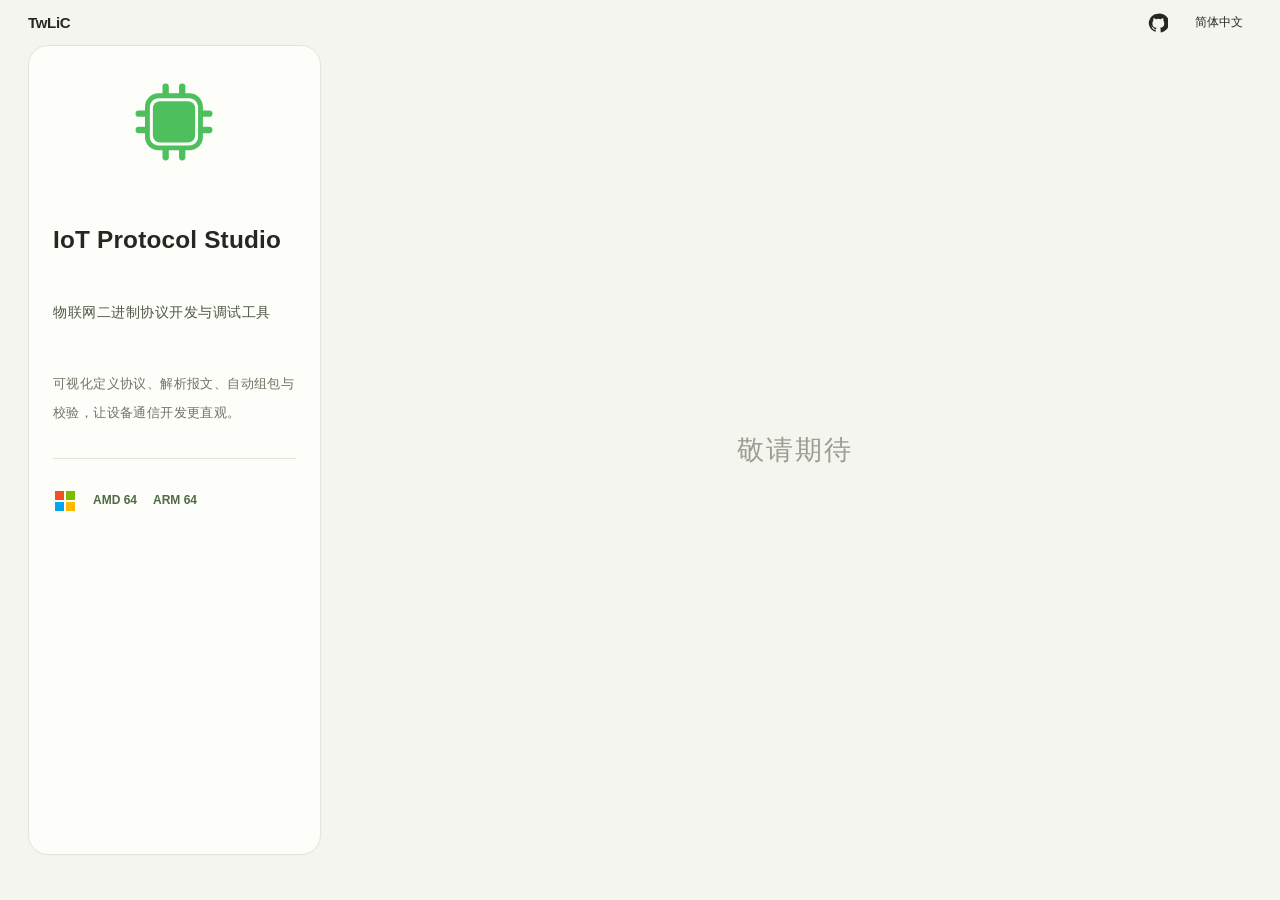
<file: index.html>
<!DOCTYPE html><html lang="zh-CN"><head><meta charSet="utf-8"/><meta name="viewport" content="width=device-width, initial-scale=1"/><link rel="stylesheet" href="/_next/static/chunks/2s_5303gpw2uj.css" data-precedence="next"/><link rel="stylesheet" href="/_next/static/chunks/130fk9-x9lmfx.css" data-precedence="next"/><link rel="preload" as="script" fetchPriority="low" href="/_next/static/chunks/0jg3e1qeot3sw.js"/><script src="/_next/static/chunks/3bsv16m4dmebx.js" async=""></script><script src="/_next/static/chunks/2bdgfsru2q9no.js" async=""></script><script src="/_next/static/chunks/turbopack-2-mtl5p_dvsts.js" async=""></script><script src="/_next/static/chunks/2jk5u4pxscngl.js" async=""></script><script src="/_next/static/chunks/1gusq88snp8qs.js" async=""></script><title>TwLiC — Personal space</title><meta name="description" content="代码、项目、笔记与灵感。A personal space for code, projects, notes and ideas."/><script src="/_next/static/chunks/0cz1d0mv5g_q7.js" noModule=""></script></head><body><div hidden=""><!--$--><!--/$--></div><main class="card-workspace-module__fBF3NG__workspace"><header class="card-workspace-module__fBF3NG__topbar"><span class="card-workspace-module__fBF3NG__brand">TwLiC</span><nav class="card-workspace-module__fBF3NG__topbarActions" aria-label="相关链接"><a class="card-workspace-module__fBF3NG__githubLink" href="https://github.com/ZevixQuatol/ZevixQuatol.github.io" aria-label="GitHub" title="GitHub"><svg viewBox="0 0 24 24" width="20" height="20" fill="currentColor" aria-hidden="true"><path d="M12 .9a11.1 11.1 0 0 0-3.51 21.63c.55.1.76-.24.76-.54v-2.1c-3.1.68-3.76-1.32-3.76-1.32-.5-1.3-1.24-1.65-1.24-1.65-1.02-.7.08-.69.08-.69 1.13.08 1.72 1.16 1.72 1.16 1 .1.75 2.5 3.6 1.78.1-.72.4-1.2.72-1.48-2.47-.28-5.06-1.24-5.06-5.5 0-1.22.44-2.22 1.16-3-.12-.28-.5-1.42.1-2.96 0 0 .95-.3 3.05 1.14a10.6 10.6 0 0 1 5.56 0c2.1-1.43 3.05-1.14 3.05-1.14.6 1.54.22 2.68.1 2.96.72.78 1.16 1.78 1.16 3 0 4.27-2.6 5.22-5.08 5.5.4.34.76 1 .76 2.02v3c0 .3.2.65.77.54A11.1 11.1 0 0 0 12 .9Z"></path></svg></a><details class="card-workspace-module__fBF3NG__languageMenu"><summary aria-label="切换语言">简体中文</summary><div class="card-workspace-module__fBF3NG__languageOptions"><button type="button" lang="zh-CN" aria-pressed="true">简体中文</button><button type="button" lang="en" aria-pressed="false">English</button></div></details></nav></header><div class="card-workspace-module__fBF3NG__grid"><article class="card-workspace-module__fBF3NG__card" aria-labelledby="iot-protocol-studio-title"><div class="card-workspace-module__fBF3NG__cardBody" tabindex="0" role="region" aria-labelledby="iot-protocol-studio-title"><img alt="" loading="lazy" width="88" height="88" decoding="async" data-nimg="1" class="card-workspace-module__fBF3NG__appIcon" style="color:transparent" src="/icons/iot-protocol-studio.svg"/><h1 id="iot-protocol-studio-title" class="card-workspace-module__fBF3NG__appTitle">IoT Protocol Studio</h1><p class="card-workspace-module__fBF3NG__appSubtitle">物联网二进制协议开发与调试工具</p><p class="card-workspace-module__fBF3NG__appDescription">可视化定义协议、解析报文、自动组包与校验，让设备通信开发更直观。</p><section class="card-workspace-module__fBF3NG__platforms" aria-label="下载"><div class="card-workspace-module__fBF3NG__downloadOptions"><span class="card-workspace-module__fBF3NG__systemIcon" aria-hidden="true" data-label="Windows"><svg width="24" height="24" viewBox="0 0 24 24" aria-hidden="true"><path fill="#f25022" d="M2 3h9v9H2z"></path><path fill="#7fba00" d="M13 3h9v9h-9z"></path><path fill="#00a4ef" d="M2 14h9v9H2z"></path><path fill="#ffb900" d="M13 14h9v9h-9z"></path></svg></span><a class="card-workspace-module__fBF3NG__downloadLink" href="https://github.com/ZevixQuatol/ZevixQuatol.github.io/releases/download/IoT-Protocol-Studio_v1.0.0/IoT-Protocol-Studio-v1.0.0-windows-amd64.zip">AMD 64</a><a class="card-workspace-module__fBF3NG__downloadLink" href="https://github.com/ZevixQuatol/ZevixQuatol.github.io/releases/download/IoT-Protocol-Studio_v1.0.0/IoT-Protocol-Studio-v1.0.0-windows-arm64.zip">ARM 64</a></div></section></div></article><div class="card-workspace-module__fBF3NG__comingSoon">敬请期待</div></div></main><!--$--><!--/$--><script src="/_next/static/chunks/0jg3e1qeot3sw.js" id="_R_" async=""></script><script>(self.__next_f=self.__next_f||[]).push([0])</script><script>self.__next_f.push([1,"1:\"$Sreact.fragment\"\n2:I[31676,[\"/_next/static/chunks/2jk5u4pxscngl.js\"],\"default\"]\n3:I[25376,[\"/_next/static/chunks/2jk5u4pxscngl.js\"],\"default\"]\n4:I[40484,[\"/_next/static/chunks/2jk5u4pxscngl.js\",\"/_next/static/chunks/1gusq88snp8qs.js\"],\"CardWorkspace\"]\n5:I[27585,[\"/_next/static/chunks/2jk5u4pxscngl.js\"],\"OutletBoundary\"]\n6:\"$Sreact.suspense\"\n8:I[27585,[\"/_next/static/chunks/2jk5u4pxscngl.js\"],\"ViewportBoundary\"]\na:I[27585,[\"/_next/static/chunks/2jk5u4pxscngl.js\"],\"MetadataBoundary\"]\nc:I[73629,[\"/_next/static/chunks/2jk5u4pxscngl.js\"],\"default\",1]\n:HL[\"/_next/static/chunks/2s_5303gpw2uj.css\",\"style\"]\n:HL[\"/_next/static/chunks/130fk9-x9lmfx.css\",\"style\"]\n0:{\"P\":null,\"c\":[\"\",\"\"],\"q\":\"\",\"i\":false,\"f\":[[[\"\",{\"children\":[\"__PAGE__\",{},\"$undefined\",\"$undefined\",4608]},\"$undefined\",\"$undefined\",4624],[[\"$\",\"$1\",\"c\",{\"children\":[[[\"$\",\"link\",\"0\",{\"rel\":\"stylesheet\",\"href\":\"/_next/static/chunks/2s_5303gpw2uj.css\",\"precedence\":\"next\",\"crossOrigin\":\"$undefined\",\"nonce\":\"$undefined\"}],[\"$\",\"script\",\"script-0\",{\"src\":\"/_next/static/chunks/2jk5u4pxscngl.js\",\"async\":true,\"nonce\":\"$undefined\"}]],[\"$\",\"html\",null,{\"lang\":\"zh-CN\",\"children\":[\"$\",\"body\",null,{\"children\":[\"$\",\"$L2\",null,{\"parallelRouterKey\":\"children\",\"error\":\"$undefined\",\"errorStyles\":\"$undefined\",\"errorScripts\":\"$undefined\",\"template\":[\"$\",\"$L3\",null,{}],\"templateStyles\":\"$undefined\",\"templateScripts\":\"$undefined\",\"notFound\":[[[\"$\",\"title\",null,{\"children\":\"404: This page could not be found.\"}],[\"$\",\"div\",null,{\"style\":{\"fontFamily\":\"system-ui,\\\"Segoe UI\\\",Roboto,Helvetica,Arial,sans-serif,\\\"Apple Color Emoji\\\",\\\"Segoe UI Emoji\\\"\",\"height\":\"100vh\",\"textAlign\":\"center\",\"display\":\"flex\",\"flexDirection\":\"column\",\"alignItems\":\"center\",\"justifyContent\":\"center\"},\"children\":[\"$\",\"div\",null,{\"children\":[[\"$\",\"style\",null,{\"dangerouslySetInnerHTML\":{\"__html\":\"body{color:#000;background:#fff;margin:0}.next-error-h1{border-right:1px solid rgba(0,0,0,.3)}@media (prefers-color-scheme:dark){body{color:#fff;background:#000}.next-error-h1{border-right:1px solid rgba(255,255,255,.3)}}\"}}],[\"$\",\"h1\",null,{\"className\":\"next-error-h1\",\"style\":{\"display\":\"inline-block\",\"margin\":\"0 20px 0 0\",\"padding\":\"0 23px 0 0\",\"fontSize\":24,\"fontWeight\":500,\"verticalAlign\":\"top\",\"lineHeight\":\"49px\"},\"children\":404}],[\"$\",\"div\",null,{\"style\":{\"display\":\"inline-block\"},\"children\":[\"$\",\"h2\",null,{\"style\":{\"fontSize\":14,\"fontWeight\":400,\"lineHeight\":\"49px\",\"margin\":0},\"children\":\"This page could not be found.\"}]}]]}]}]],[]],\"forbidden\":\"$undefined\",\"unauthorized\":\"$undefined\"}]}]}]]}],{\"children\":[[\"$\",\"$1\",\"c\",{\"children\":[[\"$\",\"$L4\",null,{}],[[\"$\",\"link\",\"0\",{\"rel\":\"stylesheet\",\"href\":\"/_next/static/chunks/130fk9-x9lmfx.css\",\"precedence\":\"next\",\"crossOrigin\":\"$undefined\",\"nonce\":\"$undefined\"}],[\"$\",\"script\",\"script-0\",{\"src\":\"/_next/static/chunks/1gusq88snp8qs.js\",\"async\":true,\"nonce\":\"$undefined\"}]],[\"$\",\"$L5\",null,{\"children\":[\"$\",\"$6\",null,{\"name\":\"Next.MetadataOutlet\",\"children\":\"$@7\"}]}]]}],{},null,false,null]},null,false,null],[\"$\",\"$1\",\"h\",{\"children\":[null,[\"$\",\"$L8\",null,{\"children\":\"$L9\"}],[\"$\",\"div\",null,{\"hidden\":true,\"children\":[\"$\",\"$La\",null,{\"children\":[\"$\",\"$6\",null,{\"name\":\"Next.Metadata\",\"children\":\"$Lb\"}]}]}],null]}],false]],\"m\":\"$undefined\",\"G\":[\"$c\",[[\"$\",\"link\",\"0\",{\"rel\":\"stylesheet\",\"href\":\"/_next/static/chunks/2s_5303gpw2uj.css\",\"precedence\":\"next\",\"crossOrigin\":\"$undefined\",\"nonce\":\"$undefined\"}]]],\"S\":true,\"h\":null,\"r\":\"$undefined\",\"s\":\"$undefined\",\"a\":\"$undefined\",\"l\":\"$undefined\",\"p\":\"$undefined\",\"d\":\"$undefined\",\"b\":\"V7CD3Fn14jaOPz8On6wXt\"}\n9:[[\"$\",\"meta\",\"0\",{\"charSet\":\"utf-8\"}],[\"$\",\"meta\",\"1\",{\"name\":\"viewport\",\"content\":\"width=device-width, initial-scale=1\"}]]\n7:null\nb:[[\"$\",\"title\",\"0\",{\"children\":\"TwLiC — Personal space\"}],[\"$\",\"meta\",\"1\",{\"name\":\"description\",\"content\":\"代码、项目、笔记与灵感。A personal space for code, projects, notes and ideas.\"}]]\n"])</script></body></html>
</file>
<file: _next/static/chunks/2s_5303gpw2uj.css>
:root{--lightningcss-light:initial;--lightningcss-dark: ;color-scheme:light;--ink:#252822;--muted:#767a70;--paper:#f5f5ef;--line:#e2e5da}*{box-sizing:border-box}html,body{width:100%;height:100%;overflow:hidden}body{color:var(--ink);background:var(--paper);-webkit-font-smoothing:antialiased;margin:0;font-family:Segoe UI,PingFang SC,Microsoft YaHei,sans-serif}button,input,textarea{font:inherit}button{cursor:pointer}a{color:inherit}button:focus-visible,a:focus-visible,textarea:focus-visible,[tabindex]:focus-visible{outline-offset:4px;outline:2px solid #51734d}::selection{color:#22301e;background:#dce9b6}
</file>
<file: _next/static/chunks/130fk9-x9lmfx.css>
.card-workspace-module__fBF3NG__workspace{height:100dvh;padding:0 28px}.card-workspace-module__fBF3NG__topbar{justify-content:space-between;align-items:center;height:5dvh;display:flex}.card-workspace-module__fBF3NG__brand{letter-spacing:-.3px;font-size:15px;font-weight:650}.card-workspace-module__fBF3NG__topbarActions{align-items:center;gap:12px;display:flex}.card-workspace-module__fBF3NG__githubLink{width:32px;height:32px;color:var(--ink);justify-content:center;align-items:center;display:inline-flex}.card-workspace-module__fBF3NG__githubLink:hover{color:#526b46}.card-workspace-module__fBF3NG__githubLink:focus-visible{outline-offset:2px;outline:2px solid #51734d}.card-workspace-module__fBF3NG__languageMenu{z-index:3;position:relative}.card-workspace-module__fBF3NG__languageMenu summary{cursor:pointer;border-radius:7px;padding:5px 9px;font-size:12px;list-style:none}.card-workspace-module__fBF3NG__languageMenu summary::-webkit-details-marker{display:none}.card-workspace-module__fBF3NG__languageMenu summary:hover,.card-workspace-module__fBF3NG__languageMenu[open] summary{background:#e7e9df}.card-workspace-module__fBF3NG__languageMenu summary:focus-visible{outline-offset:2px;outline:2px solid #51734d}.card-workspace-module__fBF3NG__languageOptions{border:1px solid var(--line);background:#fff;border-radius:12px;width:150px;padding:5px;position:absolute;top:calc(100% + 8px);right:0;box-shadow:0 10px 25px #25282212}.card-workspace-module__fBF3NG__languageOptions button{width:100%;color:var(--ink);text-align:left;background:0 0;border:0;border-radius:7px;padding:10px;font-size:12px}.card-workspace-module__fBF3NG__languageOptions button:hover,.card-workspace-module__fBF3NG__languageOptions button[aria-pressed=true]{background:#eef2e7}.card-workspace-module__fBF3NG__grid{grid-template-columns:repeat(4,minmax(0,1fr));gap:18px;height:90dvh;display:grid}.card-workspace-module__fBF3NG__comingSoon{color:#989e91;letter-spacing:2px;grid-column:2/-1;place-items:center;font-size:clamp(20px,2.1vw,32px);font-weight:400;display:grid}.card-workspace-module__fBF3NG__card{border:1px solid var(--line);background:#fdfdf9;border-radius:20px;flex-direction:column;min-width:0;height:100%;min-height:0;display:flex;overflow:hidden;box-shadow:0 3px 8px #30382703}.card-workspace-module__fBF3NG__cardBody{overscroll-behavior:contain;touch-action:pan-y;scrollbar-width:none;overflow-wrap:anywhere;flex:1;min-height:0;padding:32px 24px;overflow:hidden auto}.card-workspace-module__fBF3NG__cardBody::-webkit-scrollbar{display:none}.card-workspace-module__fBF3NG__cardBody:focus-visible{outline-offset:-4px}.card-workspace-module__fBF3NG__appIcon{object-fit:contain;width:88px;height:88px;margin:0 auto 56px;display:block}.card-workspace-module__fBF3NG__appTitle{letter-spacing:.2px;margin:0 0 40px;font-size:clamp(22px,1.9vw,30px);font-weight:600;line-height:1.5}.card-workspace-module__fBF3NG__appSubtitle{letter-spacing:.5px;color:#4d5845;margin:0 0 44px;font-size:14px;font-weight:500;line-height:2}.card-workspace-module__fBF3NG__appDescription{letter-spacing:.4px;color:#6d7465;margin:0;font-size:13px;line-height:2.2}.card-workspace-module__fBF3NG__platforms{border-top:1px solid var(--line);margin-top:30px;padding-top:22px}.card-workspace-module__fBF3NG__downloadOptions{align-items:center;gap:16px;display:flex}.card-workspace-module__fBF3NG__downloadLink{color:#526b46;align-items:center;min-height:38px;font-size:12px;font-weight:600;text-decoration:none;display:inline-flex}.card-workspace-module__fBF3NG__downloadLink:hover{color:#435a38;text-decoration:underline}.card-workspace-module__fBF3NG__downloadLink:focus-visible{outline-offset:3px;outline:2px solid #51734d}.card-workspace-module__fBF3NG__systemIcon{align-items:center;display:flex;position:relative}.card-workspace-module__fBF3NG__storageError{color:#8e4c34;margin:8px 0 0;font-size:11px}@media (max-width:1100px){.card-workspace-module__fBF3NG__workspace{padding:0 14px}.card-workspace-module__fBF3NG__grid{gap:10px}.card-workspace-module__fBF3NG__cardBody{padding:26px 18px}}
</file>
